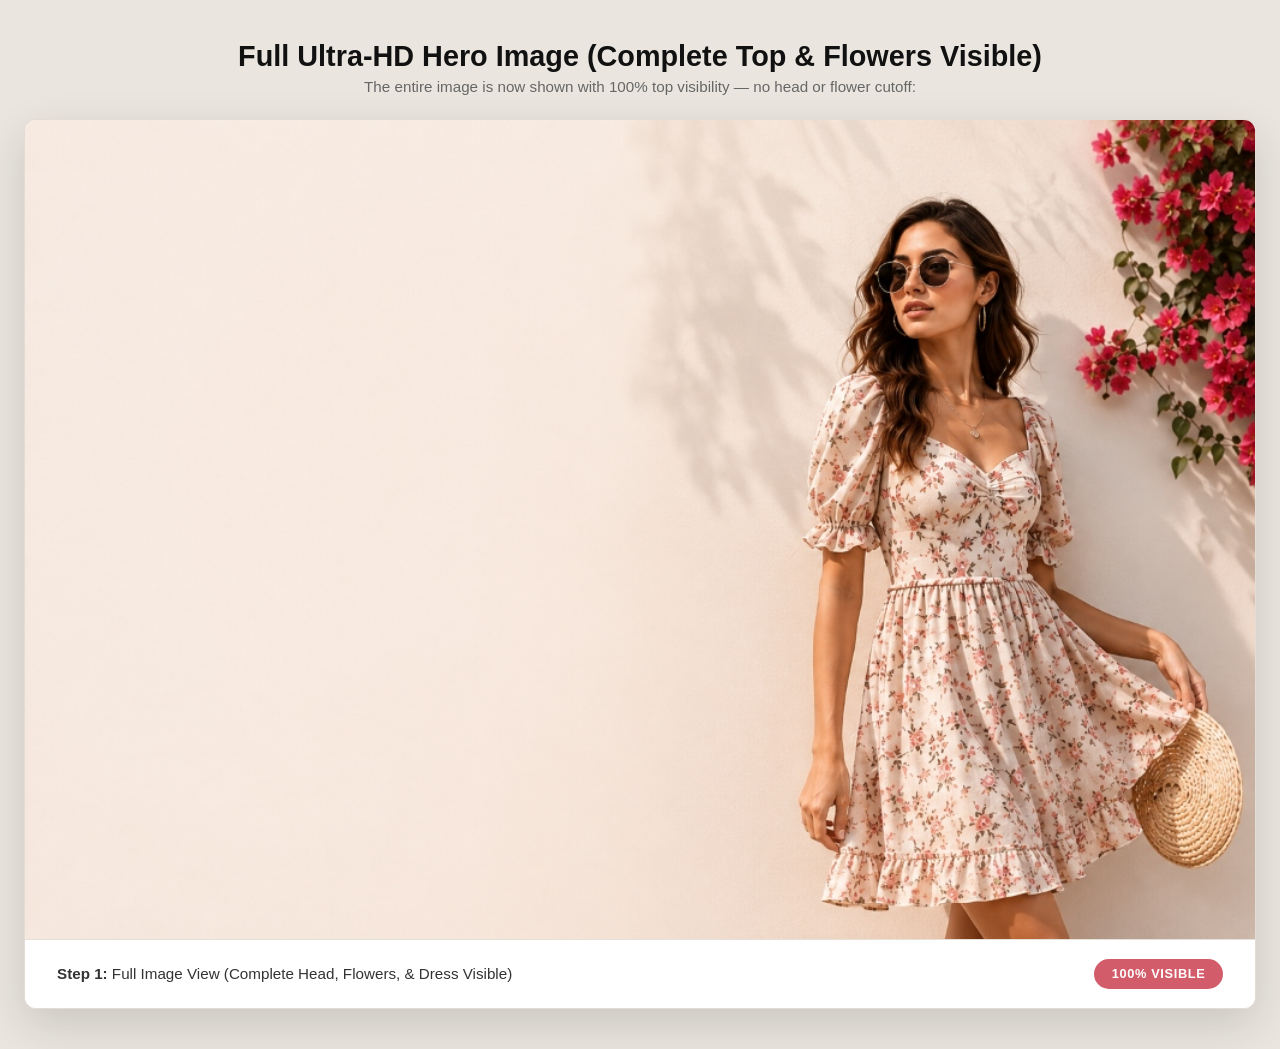
<file: preview-hero.html>
<!DOCTYPE html>
<html lang="en">
<head>
  <meta charset="UTF-8">
  <meta name="viewport" content="width=device-width, initial-scale=1.0">
  <title>Hero Image – Full Ultra HD Preview</title>
  <style>
    * {
      margin: 0;
      padding: 0;
      box-sizing: border-box;
    }
    body {
      background: #EAE6DF;
      font-family: -apple-system, BlinkMacSystemFont, 'Segoe UI', Roboto, sans-serif;
      padding: 2.5rem 1.5rem;
      display: flex;
      flex-direction: column;
      align-items: center;
      color: #111;
    }
    .header-box {
      max-width: 1400px;
      width: 100%;
      text-align: center;
      margin-bottom: 1.5rem;
    }
    h1 {
      font-size: 1.8rem;
      font-weight: 600;
      margin-bottom: 0.3rem;
    }
    p {
      color: #666;
      font-size: 0.95rem;
    }
    .banner-container {
      max-width: 1440px;
      width: 100%;
      background: #FAF7F3;
      border-radius: 12px;
      box-shadow: 0 16px 45px rgba(0,0,0,0.14);
      border: 1px solid #E2DCD5;
      overflow: hidden;
    }
    .hero-img-wrap {
      width: 100%;
      position: relative;
      background: #FAF7F3;
    }
    .hero-img-wrap img {
      width: 100%;
      height: auto;
      display: block;
      object-fit: contain;
    }
    .footer-bar {
      padding: 1.2rem 2rem;
      background: #FFFFFF;
      border-top: 1px solid #E5E0D8;
      display: flex;
      justify-content: space-between;
      align-items: center;
      font-size: 0.95rem;
      color: #333;
    }
    .save-badge {
      background: #D25C6A;
      color: #FFF;
      font-weight: 700;
      font-size: 0.8rem;
      padding: 0.45rem 1.1rem;
      border-radius: 20px;
      letter-spacing: 0.05em;
    }
  </style>
</head>
<body>

  <div class="header-box">
    <h1>Full Ultra-HD Hero Image (Complete Top &amp; Flowers Visible)</h1>
    <p>The entire image is now shown with 100% top visibility — no head or flower cutoff:</p>
  </div>

  <div class="banner-container">
    <div class="hero-img-wrap">
      <img src="images/hero_banner.jpg" alt="Hero Banner – Western Gown & Pink Flowers" />
    </div>

    <div class="footer-bar">
      <span><strong>Step 1:</strong> Full Image View (Complete Head, Flowers, &amp; Dress Visible)</span>
      <span class="save-badge">100% VISIBLE</span>
    </div>
  </div>

</body>
</html>
</file>
